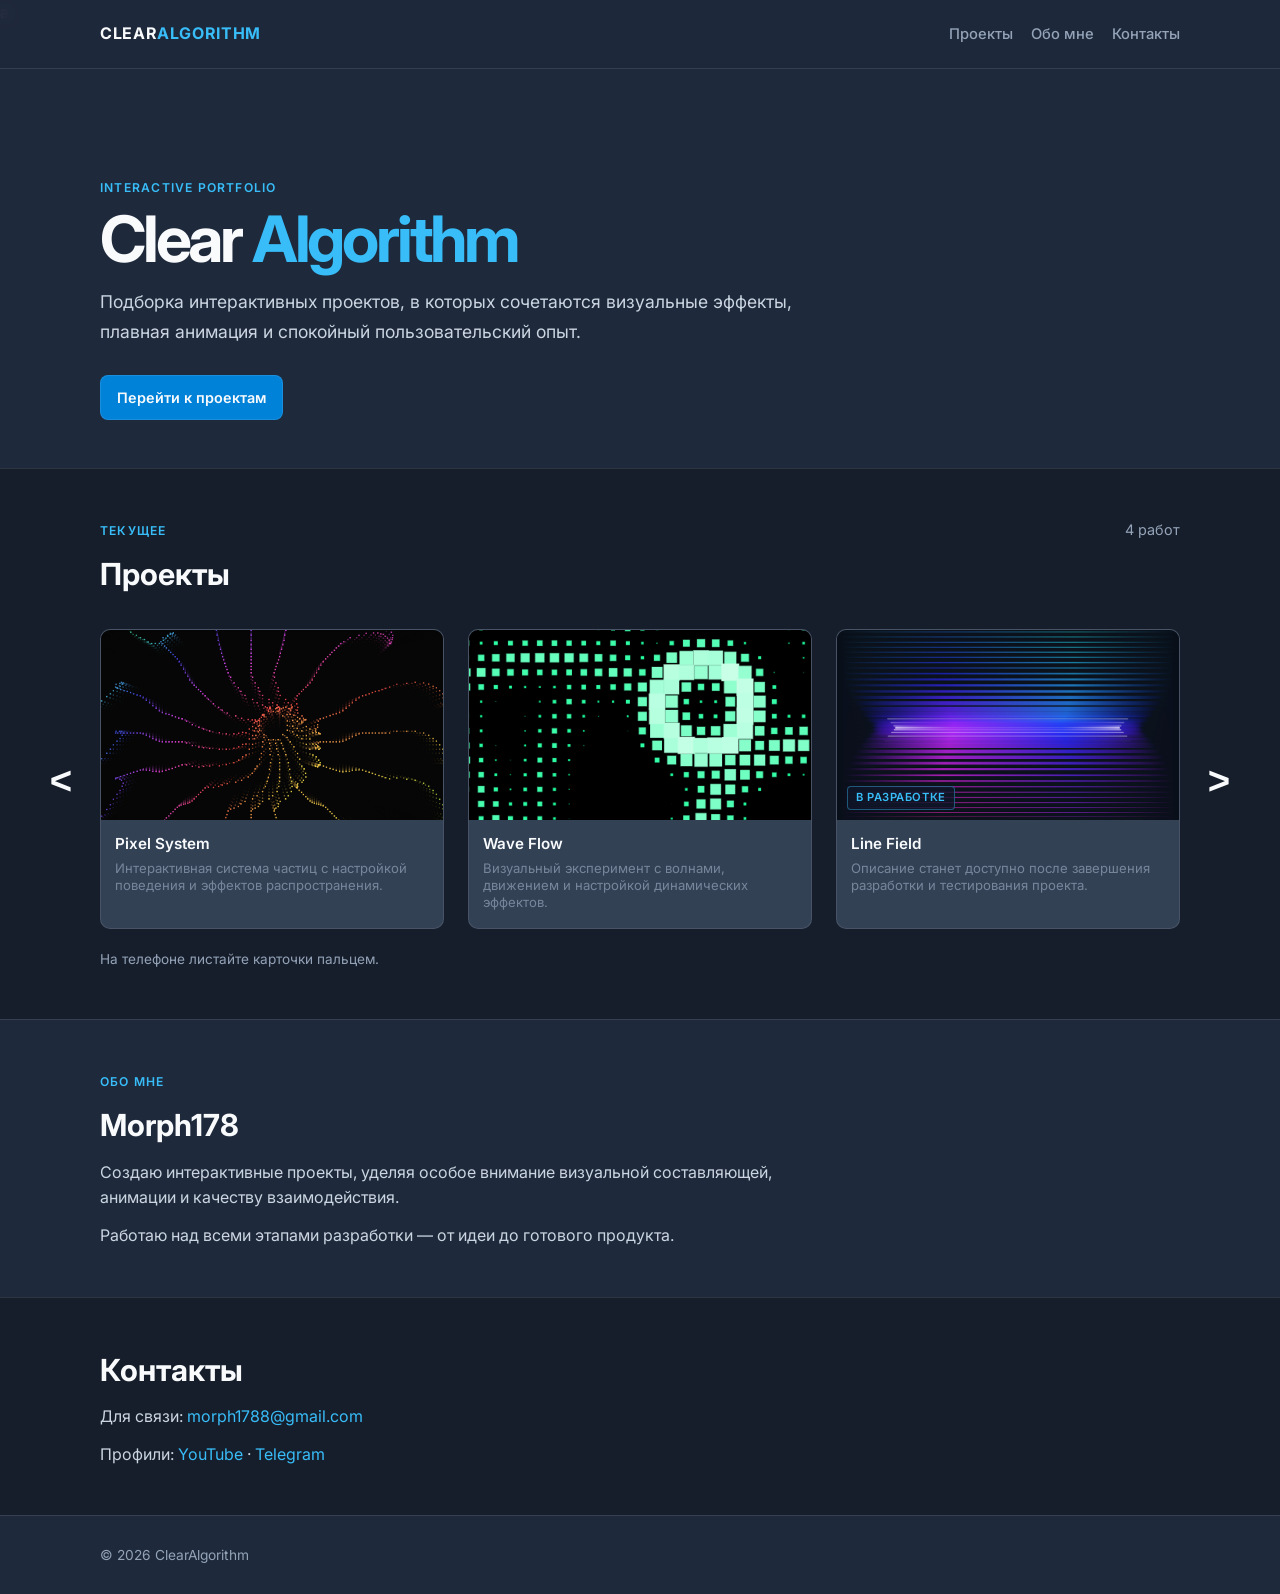
<file: index.html>
﻿<!DOCTYPE html>
<html lang="ru">

<head>
    <meta charset="UTF-8">
    <meta name="viewport" content="width=device-width, initial-scale=1.0">
    <meta name="description" content="Clear Algorithm — portfolio of game projects and prototypes.">
    <meta name="theme-color" content="#1e293b">

    <title>Clear Algorithm</title>
    <link rel="canonical" href="https://morphgames.com/">

    <meta property="og:type" content="website">
    <meta property="og:title" content="Clear Algorithm">
    <meta property="og:description" content="Игры и прототипы с короткими кейсами.">
    <meta property="og:url" content="https://morphgames.com/">
    <meta property="og:image"
        content="/index_page/img/preview.png">
    <type="image/svg+xml">

    <link rel="preconnect" href="https://fonts.googleapis.com">
    <link rel="preconnect" href="https://fonts.gstatic.com" crossorigin>
    <link href="https://fonts.googleapis.com/css2?family=Inter:wght@400;500;600;700&display=swap" rel="stylesheet">
    <link rel="stylesheet" href="./special_page/site.css">
</head>

<body>
    <a class="skip-link" href="#content">Перейти к содержимому</a>
a
    <header class="header">
        <div class="wrap">
            <a class="logo" href="#top">CLEAR<span>ALGORITHM</span></a>
            <nav aria-label="Навигация по странице">
                <ul class="nav">
                    <li><a href="#projects">Проекты</a></li>
                    <li><a href="#about">Обо мне</a></li>
                    <li><a href="#contact">Контакты</a></li>
                </ul>
            </nav>
        </div>
    </header>

    <main id="content">

        <section class="section hero" id="top" aria-labelledby="hero-title">
            <div class="wrap">
                <div class="hero-inner">
                    <span class="eyebrow">Interactive Portfolio</span>
                    <h1 id="hero-title" class="hero-title">Clear <span>Algorithm</span></h1>
                    <p class="lead hero-lead">
                        Подборка интерактивных проектов, в которых сочетаются визуальные эффекты,
                        плавная анимация и спокойный пользовательский опыт.
                    </p>
                    <div class="hero-actions">
                        <a class="btn" href="#projects">Перейти к проектам</a>
                    </div>
                </div>
            </div>
        </section>

        <section class="section section--soft" id="projects" aria-labelledby="projects-title">
            <div class="wrap">
                <div class="projects-header">
                    <div>
                        <span class="eyebrow">Текущее</span>
                        <h2 id="projects-title">Проекты</h2>
                    </div>
                    <p class="projects-count">4 работ</p>
                </div>

                <div class="slider">
                    <button type="button" class="slider-btn" id="prevBtn" aria-controls="track"
                        aria-label="Предыдущие проекты">&lt;</button>

                    <div class="projects-track" id="track" tabindex="0" role="region" aria-label="Лента проектов">

                        <a class="project" href="./pixel_system/pixelin.html">
                            <div class="project-media-wrap">
                                <img src="./special_page/img/pixelsystem.og.png" width="400" height="180" loading="lazy"
                                    decoding="async" alt="Скриншот проекта Pixel System">
                            </div>
                            <div class="project-body">
                                <span class="project-title">Pixel System</span>
                                <span class="project-desc">Интерактивная система частиц с настройкой поведения и эффектов распространения.</span>
                            </div>
                        </a>

                        <a class="project" href="./wave_flow/wavein.html">
                            <div class="project-media-wrap">
                                <img src="./special_page/img/waveflow.og.png" width="400" height="180" loading="lazy"
                                    decoding="async" alt="Скриншот проекта Wave Flow">
                            </div>
                            <div class="project-body">
                                <span class="project-title">Wave Flow</span>
                                <span class="project-desc">Визуальный эксперимент с волнами, движением и настройкой динамических эффектов.</span>
                            </div>
                        </a>

                        <a class="project" href="./line_field/linein.html">
                            <div class="project-media-wrap">
                                <img src="./special_page/img/linefield.og.png" width="400" height="180" loading="lazy"
                                    decoding="async" alt="Скриншот проекта Line Field">
                                <span class="project-badge">В разработке</span>
                            </div>
                            <div class="project-body">
                                <span class="project-title">Line Field</span>
                                <span class="project-desc">Описание станет доступно после завершения разработки и тестирования проекта.</span>
                            </div>
                        </a>

                        <a class="project" href="./ray_motion/rayin.html">
                            <div class="project-media-wrap">
                                <img src="./special_page/img/raymotion.og.png" width="400" height="180" loading="lazy"
                                    decoding="async" alt="Скриншот проекта Ray Motion">
                                <span class="project-badge">В разработке</span>
                            </div>
                            <div class="project-body">
                                <span class="project-title">Ray Motion</span>
                                <span class="project-desc">Описание станет доступно после завершения разработки и тестирования проекта.</span>
                            </div>
                        </a>

                        <div class="project project--teaser">
                            <div class="project-placeholder-visual">
                                <div class="lab-loader">
                                    <div class="shape shape-circle"></div>
                                    <div class="shape shape-square"></div>
                                    <div class="shape shape-plus"></div>
                                </div>
                                <span class="project-badge project-badge--next">Ожидание</span>
                            </div>
                            <div class="project-body">
                                <span class="project-title" style="color: var(--text-dim);">Ближайший проект</span>
                                <span class="project-desc">Новые игровые прототипы и кейсы будут добавляться в этот
                                    раздел по мере готовности.</span>
                            </div>
                        </div>

                    </div>

                    <button type="button" class="slider-btn" id="nextBtn" aria-controls="track"
                        aria-label="Следующие проекты">&gt;</button>
                </div>

                <p class="hint">На телефоне листайте карточки пальцем.</p>
            </div>
        </section>

        <section class="section" id="about" aria-labelledby="about-title">
            <div class="wrap">
                <span class="eyebrow">Обо мне</span>
                <h2 id="about-title">Morph178</h2>
                <div class="about-text">
                    <p>Создаю интерактивные проекты, уделяя особое внимание визуальной составляющей, анимации и качеству
                        взаимодействия.</p>
                    <p>Работаю над всеми этапами разработки — от идеи до готового продукта.</p>
                </div>
            </div>
        </section>

        <section class="section section--soft" id="contact" aria-labelledby="contact-title">
            <div class="wrap">
                <h2 id="contact-title">Контакты</h2>
                <div class="contact">
                    <p>Для связи: <a
                            href="mailto:morph1788@gmail.com?subject=Вопрос по проекту&body=Привет, Morph178, я по поводу твоего сайта...">morph1788@gmail.com</a>
                    </p>
                    <p>Профили: <a href="https://youtube.com/@morph278">YouTube</a> · <a href="https://t.me/Morph178"
                            target="_blank" rel="noopener noreferrer">Telegram</a></p>
                </div>
            </div>
        </section>
    </main>

    <footer class="footer">
        <div class="wrap">&copy; 2026 ClearAlgorithm</div>
    </footer>
    <script src="./special_page/site.js"></script>
</body>

</html>
</file>
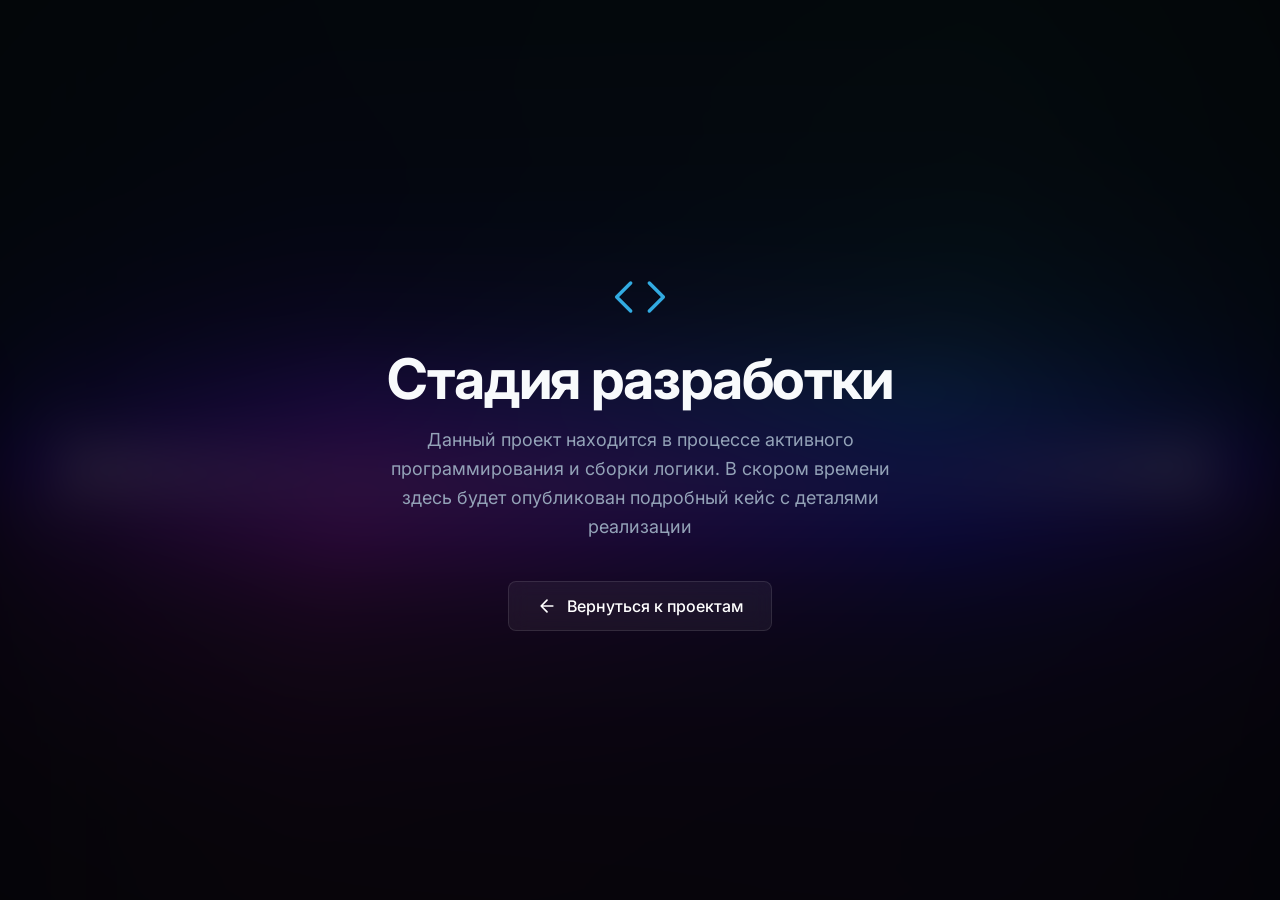
<file: line_field/linein.html>
<!DOCTYPE html>
<html lang="ru">
<head>
    <meta charset="UTF-8">
    <meta name="viewport" content="width=device-width, initial-scale=1.0">
    <meta name="theme-color" content="#0f172a">
    <title>Проект в разработке — DEV_LAB</title>
    
    <link rel="preconnect" href="https://fonts.googleapis.com">
    <link rel="preconnect" href="https://fonts.gstatic.com" crossorigin>
    <link href="https://fonts.googleapis.com/css2?family=Inter:wght@400;500;600;700&display=swap" rel="stylesheet">
    
    <style>
        body, html {
            margin: 0;
            padding: 0;
            /* Используем динамическую высоту для мобильных браузеров */
            min-height: 100dvh; 
            font-family: 'Inter', sans-serif;
            background-color: #0f172a;
            /* Убираем только горизонтальный скролл. Вертикальный появится только если экран экстремально мал */
            overflow-x: hidden; 
        }

        /* Слой с заблюренной картинкой */
        .dev-background {
            position: fixed; /* Фон зафиксирован при любом скролле */
            top: -10%; 
            left: -10%;
            width: 120%; 
            height: 120%;
            
            /* УКАЖИ ЗДЕСЬ ПУТЬ К КАРТИНКЕ ТЕКУЩЕГО ПРОЕКТА */
            background-image: url('../special_page/img/linefield.og.png'); 
            
            background-size: cover;
            background-position: center;
            filter: blur(25px) brightness(0.25); 
            z-index: 1;
            transform: translateZ(0); /* Аппаратное ускорение блюра для мобилок */
        }

        /* Контейнер с текстом поверх фона */
        .dev-content {
            position: relative;
            z-index: 2;
            display: flex;
            flex-direction: column;
            justify-content: center;
            align-items: center;
            min-height: 100dvh;
            text-align: center;
            color: #f8fafc;
            /* Отступы по бокам не дадут тексту прилипнуть к краям экрана на мобилках */
            padding: 20px 24px; 
            box-sizing: border-box;
        }

        .dev-icon {
            /* Иконка тоже масштабируется */
            width: clamp(40px, 8vw, 56px);
            height: clamp(40px, 8vw, 56px);
            margin-bottom: clamp(16px, 4vw, 24px);
            color: #38bdf8;
            opacity: 0.9;
        }

        .dev-title {
            /* Шрифт плавно меняется от 1.75rem на мобилках до 3.5rem на десктопе */
            font-size: clamp(1.75rem, 6vw, 3.5rem);
            font-weight: 700;
            margin: 0 0 16px 0;
            letter-spacing: -0.02em;
            line-height: 1.1;
        }

        .dev-desc {
            /* Описание плавно меняет размер */
            font-size: clamp(0.95rem, 3vw, 1.125rem);
            color: #94a3b8;
            max-width: 520px;
            line-height: 1.6;
            margin: 0 0 clamp(24px, 6vw, 40px) 0;
        }

        /* Стилизованная кнопка назад */
        .btn-back {
            display: inline-flex;
            align-items: center;
            gap: 10px;
            /* Умные отступы для кнопки (на мобилках чуть компактнее, но удобно для пальца) */
            padding: clamp(12px, 3vw, 14px) clamp(20px, 5vw, 28px);
            background: rgba(255, 255, 255, 0.05);
            border: 1px solid rgba(255, 255, 255, 0.1);
            color: #fff;
            text-decoration: none;
            border-radius: 8px;
            font-size: clamp(0.9rem, 2.5vw, 1rem);
            font-weight: 500;
            transition: all 0.3s ease;
            backdrop-filter: blur(10px);
            -webkit-backdrop-filter: blur(10px); /* Важно для iOS Safari */
        }

        .btn-back:hover {
            background: rgba(255, 255, 255, 0.1);
            border-color: rgba(255, 255, 255, 0.2);
            transform: translateY(-2px);
        }

        /* Легкая вибрация при нажатии на мобильных устройствах */
        .btn-back:active {
            transform: translateY(0);
        }
    </style>
</head>
<body>
    <div class="dev-background"></div>
    
    <main class="dev-content">
        <svg class="dev-icon" viewBox="0 0 24 24" fill="none" stroke="currentColor" stroke-width="1.5" stroke-linecap="round" stroke-linejoin="round">
            <polyline points="16 18 22 12 16 6"></polyline>
            <polyline points="8 6 2 12 8 18"></polyline>
        </svg>
        
        <h1 class="dev-title">Стадия разработки</h1>
        <p class="dev-desc">Данный проект находится в процессе активного программирования и сборки логики. В скором времени здесь будет опубликован подробный кейс с деталями реализации</p>
        
        <a href="../index.html" class="btn-back">
            <svg width="20" height="20" viewBox="0 0 24 24" fill="none" stroke="currentColor" stroke-width="2" stroke-linecap="round" stroke-linejoin="round"><path d="M19 12H5M12 19l-7-7 7-7"/></svg>
            Вернуться к проектам
        </a>
    </main>
</body>
</html>
</file>
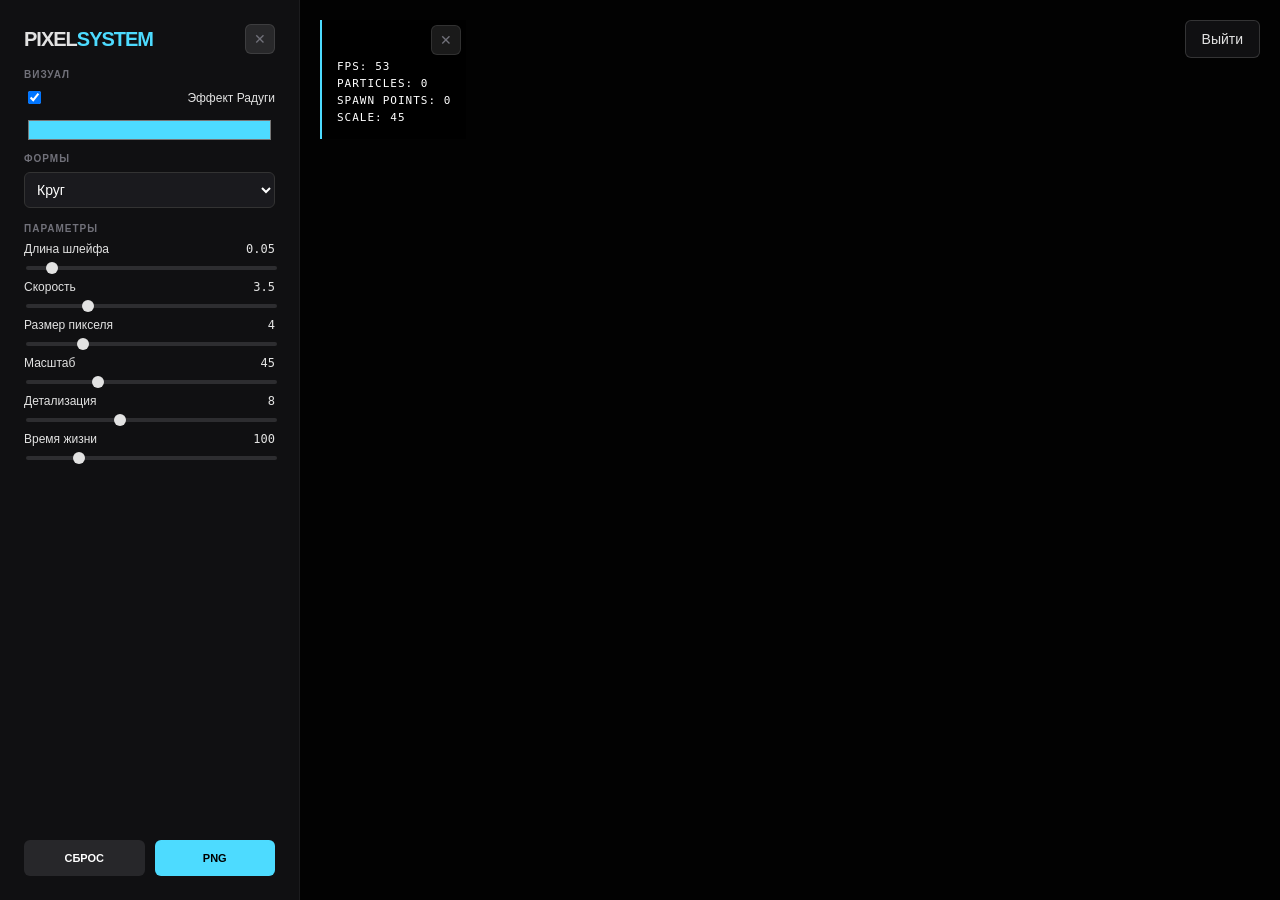
<file: pixel_system/pixel.html>
<!DOCTYPE html>
<html lang="ru">

<head>
    <meta charset="UTF-8">
    <meta name="viewport" content="width=device-width, initial-scale=1.0, maximum-scale=1.0, user-scalable=no">
    <title>Pixel System: Always Smooth</title>
    <link rel="stylesheet" href="pixel.css">
</head>

<body>
    <a href="../index.html" class="home-btn" title="На главную">Выйти</a>

    <button class="icon-btn btn-float" id="show-stats-btn" title="Показать информацию">i</button>
    <button class="icon-btn btn-float" id="open-controls-btn" title="Открыть настройки">⚙️</button>

    <div id="stats-overlay">
        <button class="icon-btn btn-close" id="hide-stats-btn" title="Скрыть">✕</button>
        <div class="stats-item">FPS: <span id="fps-val">0</span></div>
        <div class="stats-item">Particles: <span id="count-val">0</span></div>
        <div class="stats-item">Spawn Points: <span id="spawn-val">0</span></div>
        <div class="stats-item">Scale: <span id="scale-val">0</span></div>
    </div>

    <div id="controls">
        <div class="controls-header">
            <div style="font-weight: 900; font-size: 20px; letter-spacing: -1px;">PIXEL<span
                    style="color:var(--accent)">SYSTEM</span></div>
            <button class="icon-btn btn-close" id="close-controls-btn" title="Скрыть панель">✕</button>
        </div>

        <div class="group">
            <div class="group-title">Визуал</div>
            <label><input type="checkbox" id="rainbowMode" checked> Эффект Радуги</label>
            <input type="color" id="particleColor" value="#4ddbff">
            <div class="group-title">Формы</div>
            <select id="sPattern">
                <option value="circle_solid">Круг</option>
                <option value="square_outline">Квадрат</option>
            </select>
        </div>

        <div class="group">
            <div class="group-title">Параметры</div>
            <label>Длина шлейфа <span class="val" id="val-trailAlpha">0.05</span></label>
            <input type="range" id="trailAlpha" min="0.01" max="0.5" step="0.01" value="0.05">

            <label>Скорость <span class="val" id="val-speed">3.5</span></label>
            <input type="range" id="speed" min="0" max="15" step="0.1" value="3.5">

            <label>Размер пикселя <span class="val" id="val-pSize">4</span></label>
            <input type="range" id="pSize" min="1" max="15" value="4">

            <label>Масштаб <span class="val" id="val-spawnScale">45</span></label>
            <input type="range" id="spawnScale" min="5" max="150" value="45">

            <label>Детализация <span class="val" id="val-spawnDensity">8</span></label>
            <input type="range" id="spawnDensity" min="1" max="20" value="8">

            <label>Время жизни <span class="val" id="val-lifeSpan">100</span></label>
            <input type="range" id="lifeSpan" min="1" max="500" step="1" value="100">
        </div>

        <div class="btn-row">
            <button class="action-btn" id="clearBtn">СБРОС</button>
            <button class="action-btn" id="saveBtn">PNG</button>
        </div>
    </div>

    <div id="canvas-container">
        <canvas id="canvas"></canvas>
    </div>
</body>
<script src="pixel.js"></script>

</html>
</file>
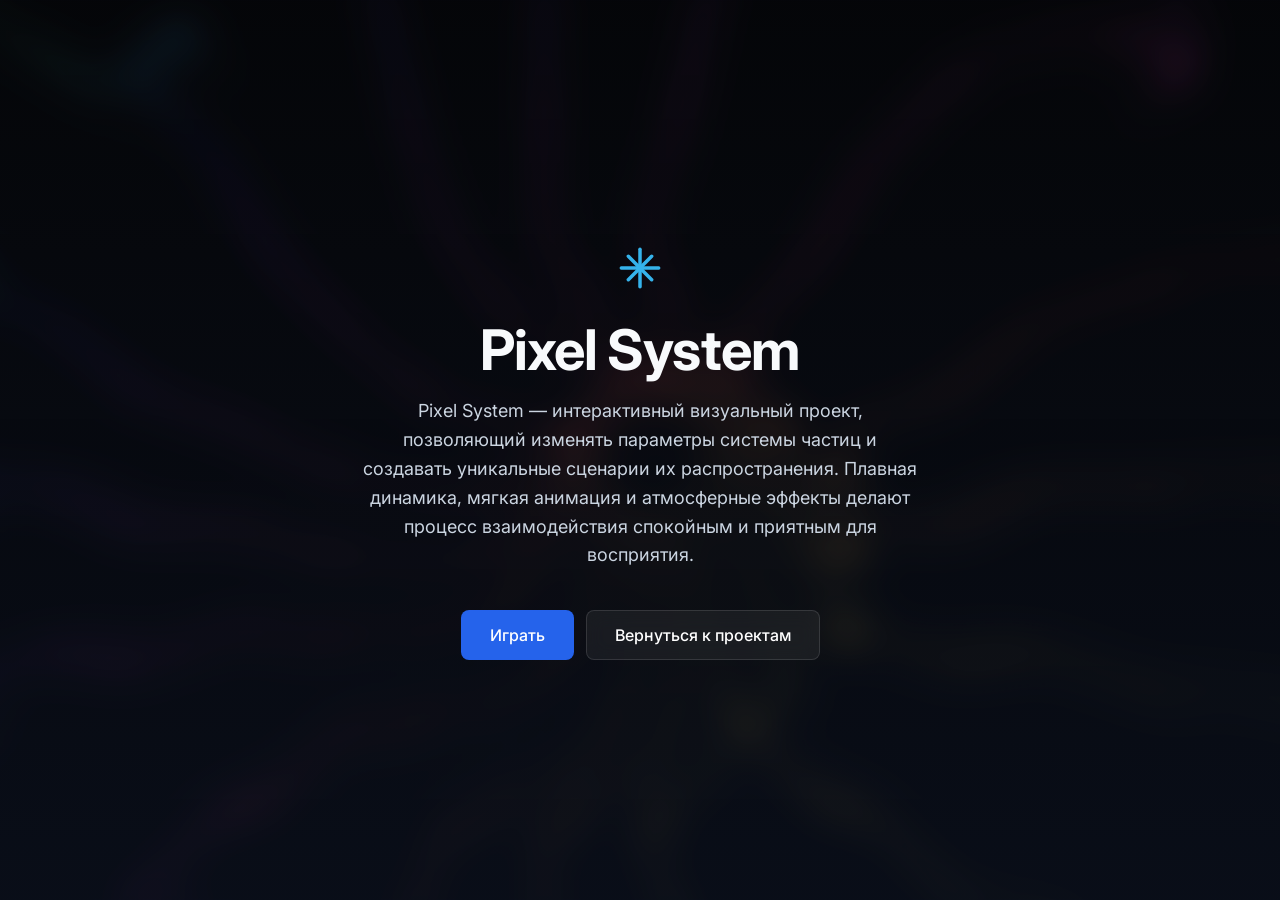
<file: pixel_system/pixelin.html>
<!DOCTYPE html>
<html lang="ru">
<head>
    <meta charset="UTF-8">
    <meta name="viewport" content="width=device-width, initial-scale=1.0">
    <meta name="theme-color" content="#0f172a">
    <title>Pixel System — Главное меню</title>

    <link rel="preconnect" href="https://fonts.googleapis.com">
    <link rel="preconnect" href="https://fonts.gstatic.com" crossorigin>
    <link href="https://fonts.googleapis.com/css2?family=Inter:wght@400;500;600;700&display=swap" rel="stylesheet">

    <style>
        body, html {
            margin: 0;
            padding: 0;
            min-height: 100dvh;
            font-family: 'Inter', sans-serif;
            background-color: #0f172a;
            overflow-x: hidden;
        }

        .dev-background {
            position: fixed;
            inset: 0;
            background-image: url('../special_page/img/pixelsystem.og.png'); /* поменяй путь на свою картинку */
            background-size: cover;
            background-position: center;
            background-repeat: no-repeat;
            filter: blur(18px) brightness(0.55) saturate(1.05);
            transform: scale(1.08);
            z-index: 1;
        }

        .dev-content {
            position: relative;
            z-index: 2;
            display: flex;
            flex-direction: column;
            justify-content: center;
            align-items: center;
            min-height: 100dvh;
            text-align: center;
            color: #f8fafc;
            padding: 20px 24px;
            box-sizing: border-box;
            background: linear-gradient(
                to bottom,
                rgba(15, 23, 42, 0.15),
                rgba(15, 23, 42, 0.55)
            );
        }

        .dev-icon {
            width: clamp(40px, 8vw, 56px);
            height: clamp(40px, 8vw, 56px);
            margin-bottom: clamp(16px, 4vw, 24px);
            color: #38bdf8;
            opacity: 0.95;
        }

        .dev-title {
            font-size: clamp(1.75rem, 6vw, 3.5rem);
            font-weight: 700;
            margin: 0 0 16px 0;
            letter-spacing: -0.02em;
            line-height: 1.1;
        }

        .dev-desc {
            font-size: clamp(0.95rem, 3vw, 1.125rem);
            color: #cbd5e1;
            max-width: 560px;
            line-height: 1.6;
            margin: 0 0 clamp(24px, 6vw, 40px) 0;
        }

        .actions {
            display: flex;
            flex-wrap: wrap;
            justify-content: center;
            gap: 12px;
        }

        .btn-play,
        .btn-back {
            display: inline-flex;
            align-items: center;
            gap: 10px;
            padding: clamp(12px, 3vw, 14px) clamp(20px, 5vw, 28px);
            text-decoration: none;
            border-radius: 8px;
            font-size: clamp(0.9rem, 2.5vw, 1rem);
            font-weight: 500;
            transition: all 0.3s ease;
            backdrop-filter: blur(10px);
            -webkit-backdrop-filter: blur(10px);
        }

        .btn-play {
            background: #2563eb;
            border: 1px solid rgba(37, 99, 235, 0.7);
            color: #fff;
        }

        .btn-play:hover {
            background: #3b82f6;
            transform: translateY(-2px);
        }

        .btn-back {
            background: rgba(255, 255, 255, 0.06);
            border: 1px solid rgba(255, 255, 255, 0.12);
            color: #fff;
        }

        .btn-back:hover {
            background: rgba(255, 255, 255, 0.12);
            border-color: rgba(255, 255, 255, 0.22);
            transform: translateY(-2px);
        }

        .btn-play:active,
        .btn-back:active {
            transform: translateY(0);
        }

        @media (max-width: 560px) {
            .actions {
                width: 100%;
            }

            .btn-play,
            .btn-back {
                width: 100%;
                justify-content: center;
            }
        }
    </style>
</head>
<body>
    <div class="dev-background"></div>

    <main class="dev-content">
        <svg class="dev-icon" viewBox="0 0 24 24" fill="none" stroke="currentColor" stroke-width="1.5" stroke-linecap="round" stroke-linejoin="round">
            <path d="M4 12h16"></path>
            <path d="M12 4v16"></path>
            <path d="M7 7l10 10"></path>
            <path d="M17 7L7 17"></path>
        </svg>

        <h1 class="dev-title">Pixel System</h1>

        <p class="dev-desc">
          Pixel System — интерактивный визуальный проект, позволяющий изменять параметры системы частиц и создавать уникальные сценарии их распространения. Плавная динамика, мягкая анимация и атмосферные эффекты делают процесс взаимодействия спокойным и приятным для восприятия.
            </p>

        <div class="actions">
            <a href="pixel.html" class="btn-play">
                Играть
            </a>

            <a href="../index.html" class="btn-back">
                Вернуться к проектам
            </a>
        </div>
    </main>
</body>
</html>
</file>
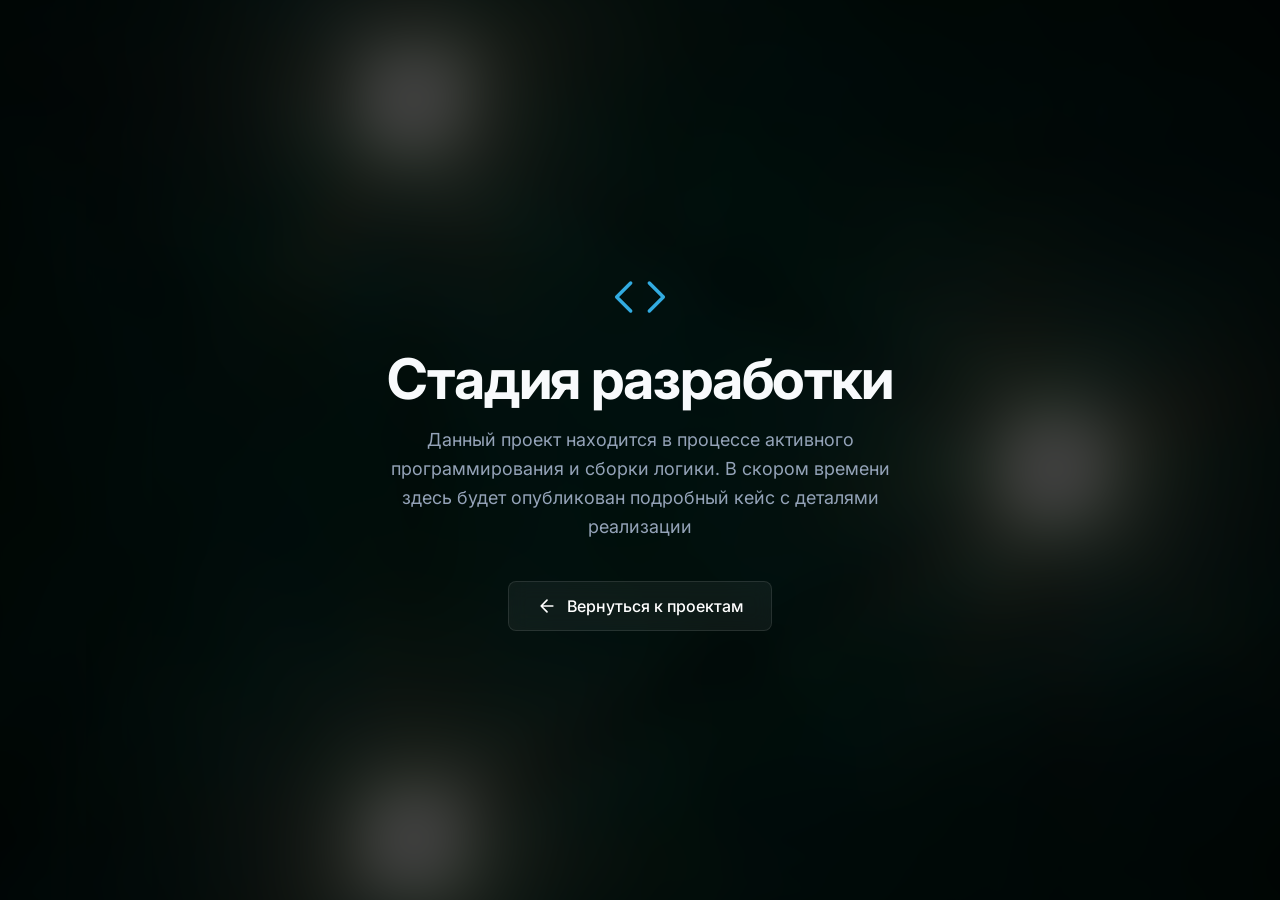
<file: ray_motion/rayin.html>
<!DOCTYPE html>
<html lang="ru">
<head>
    <meta charset="UTF-8">
    <meta name="viewport" content="width=device-width, initial-scale=1.0">
    <meta name="theme-color" content="#0f172a">
    <title>Проект в разработке — DEV_LAB</title>
    
    <link rel="preconnect" href="https://fonts.googleapis.com">
    <link rel="preconnect" href="https://fonts.gstatic.com" crossorigin>
    <link href="https://fonts.googleapis.com/css2?family=Inter:wght@400;500;600;700&display=swap" rel="stylesheet">
    
    <style>
        body, html {
            margin: 0;
            padding: 0;
            /* Используем динамическую высоту для мобильных браузеров */
            min-height: 100dvh; 
            font-family: 'Inter', sans-serif;
            background-color: #0f172a;
            /* Убираем только горизонтальный скролл. Вертикальный появится только если экран экстремально мал */
            overflow-x: hidden; 
        }

        /* Слой с заблюренной картинкой */
        .dev-background {
            position: fixed; /* Фон зафиксирован при любом скролле */
            top: -10%; 
            left: -10%;
            width: 120%; 
            height: 120%;
            
            /* УКАЖИ ЗДЕСЬ ПУТЬ К КАРТИНКЕ ТЕКУЩЕГО ПРОЕКТА */
            background-image: url('../special_page/img/raymotion.og.png'); 
            
            background-size: cover;
            background-position: center;
            filter: blur(25px) brightness(0.25); 
            z-index: 1;
            transform: translateZ(0); /* Аппаратное ускорение блюра для мобилок */
        }

        /* Контейнер с текстом поверх фона */
        .dev-content {
            position: relative;
            z-index: 2;
            display: flex;
            flex-direction: column;
            justify-content: center;
            align-items: center;
            min-height: 100dvh;
            text-align: center;
            color: #f8fafc;
            /* Отступы по бокам не дадут тексту прилипнуть к краям экрана на мобилках */
            padding: 20px 24px; 
            box-sizing: border-box;
        }

        .dev-icon {
            /* Иконка тоже масштабируется */
            width: clamp(40px, 8vw, 56px);
            height: clamp(40px, 8vw, 56px);
            margin-bottom: clamp(16px, 4vw, 24px);
            color: #38bdf8;
            opacity: 0.9;
        }

        .dev-title {
            /* Шрифт плавно меняется от 1.75rem на мобилках до 3.5rem на десктопе */
            font-size: clamp(1.75rem, 6vw, 3.5rem);
            font-weight: 700;
            margin: 0 0 16px 0;
            letter-spacing: -0.02em;
            line-height: 1.1;
        }

        .dev-desc {
            /* Описание плавно меняет размер */
            font-size: clamp(0.95rem, 3vw, 1.125rem);
            color: #94a3b8;
            max-width: 520px;
            line-height: 1.6;
            margin: 0 0 clamp(24px, 6vw, 40px) 0;
        }

        /* Стилизованная кнопка назад */
        .btn-back {
            display: inline-flex;
            align-items: center;
            gap: 10px;
            /* Умные отступы для кнопки (на мобилках чуть компактнее, но удобно для пальца) */
            padding: clamp(12px, 3vw, 14px) clamp(20px, 5vw, 28px);
            background: rgba(255, 255, 255, 0.05);
            border: 1px solid rgba(255, 255, 255, 0.1);
            color: #fff;
            text-decoration: none;
            border-radius: 8px;
            font-size: clamp(0.9rem, 2.5vw, 1rem);
            font-weight: 500;
            transition: all 0.3s ease;
            backdrop-filter: blur(10px);
            -webkit-backdrop-filter: blur(10px); /* Важно для iOS Safari */
        }

        .btn-back:hover {
            background: rgba(255, 255, 255, 0.1);
            border-color: rgba(255, 255, 255, 0.2);
            transform: translateY(-2px);
        }

        /* Легкая вибрация при нажатии на мобильных устройствах */
        .btn-back:active {
            transform: translateY(0);
        }
    </style>
</head>
<body>
    <div class="dev-background"></div>
    
    <main class="dev-content">
        <svg class="dev-icon" viewBox="0 0 24 24" fill="none" stroke="currentColor" stroke-width="1.5" stroke-linecap="round" stroke-linejoin="round">
            <polyline points="16 18 22 12 16 6"></polyline>
            <polyline points="8 6 2 12 8 18"></polyline>
        </svg>
        
        <h1 class="dev-title">Стадия разработки</h1>
        <p class="dev-desc">Данный проект находится в процессе активного программирования и сборки логики. В скором времени здесь будет опубликован подробный кейс с деталями реализации</p>
        
        <a href="../index.html" class="btn-back">
            <svg width="20" height="20" viewBox="0 0 24 24" fill="none" stroke="currentColor" stroke-width="2" stroke-linecap="round" stroke-linejoin="round"><path d="M19 12H5M12 19l-7-7 7-7"/></svg>
            Вернуться к проектам
        </a>
    </main>
</body>
</html>
</file>
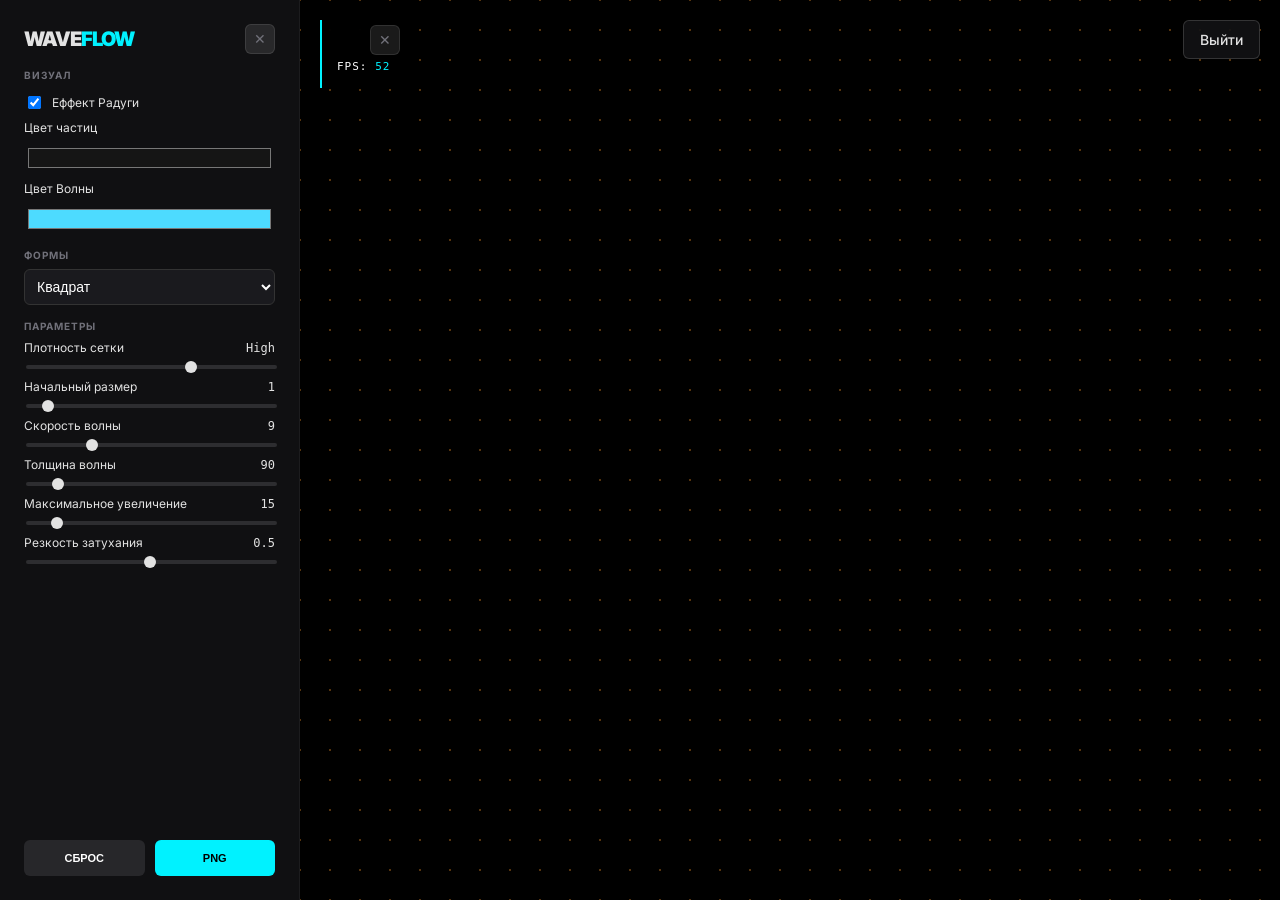
<file: wave_flow/wave.html>
<!DOCTYPE html>
<html lang="ru">

<head>
    <meta charset="UTF-8">
    <meta name="viewport" content="width=device-width, initial-scale=1.0, maximum-scale=1.0, user-scalable=no">
    <title>Wave Flow</title>
    <link rel="preconnect" href="https://fonts.googleapis.com">
    <link rel="preconnect" href="https://fonts.gstatic.com" crossorigin>
    <link href="https://fonts.googleapis.com/css2?family=Inter:wght@400;500;600;700&display=swap" rel="stylesheet">
    <link rel="stylesheet" href="./wave.css">
</head>

<body>
    <a href="../index.html" class="home-btn" title="На главную">Выйти</a>

    <button class="icon-btn btn-float" id="open-controls-btn" title="Открыть настройки">⚙️</button>

    <div id="controls">
        <div class="controls-header">
            <div class="logo">WAVE<span>FLOW</span></div>
            <button class="icon-btn btn-close" id="close-controls-btn" title="Скрыть панель">✕</button>
        </div>

        <div class="group">
            <div class="group-title">Визуал</div>
            <label class="checkbox-label"><input type="checkbox" id="isRainbow"> Еффект Радуги</label>
            <label>Цвет частиц</label>
            <input type="color" id="baseColor">
            <label>Цвет Волны</label>
            <input type="color" id="activeColor">
        </div>

        <div class="group">
            <div class="group-title">Формы</div>
            <select id="shape-select">
                <option value="circle">Круг</option>
                <option value="square">Квадрат</option>
            </select>
        </div>

        <div class="group">
            <div class="group-title">Параметры</div>
            <label>Плотность сетки <span class="val" id="v-density"></span></label>
            <input type="range" id="density" min="15" max="60" step="5">

            <label>Начальный размер <span class="val" id="v-baseRadius">0</span></label>
            <input type="range" id="baseRadius" min="0" max="15">

            <label>Скорость волны <span class="val" id="v-waveSpeed">0</span></label>
            <input type="range" id="waveSpeed" min="2" max="30">

            <label>Толщина волны <span class="val" id="v-triggerRadius">0</span></label>
            <input type="range" id="triggerRadius" min="40" max="500">

            <label>Максимальное увеличение <span class="val" id="v-maxGrowth">0</span></label>
            <input type="range" id="maxGrowth" min="5" max="100">

            <label>Резкость затухания <span class="val" id="v-sharpness">0</span></label>
            <input type="range" id="sharpness" min="0.01" max="1.0" step="0.01">
        </div>

        <div class="btn-row">
            <button class="action-btn" id="resetBtn">СБРОС</button>
            <button class="action-btn" id="saveBtn">PNG</button>
        </div>
    </div>

    <div id="canvas-container">
        <button class="icon-btn btn-float" id="show-stats-btn" title="Показать информацию">i</button>

        <div id="stats-overlay">
            <button class="icon-btn btn-close" id="hide-stats-btn" title="Скрыть">✕</button>
            <div class="stats-item">FPS: <span id="fps-val">0</span></div>
        </div>

        <canvas id="canvas"></canvas>
    </div>

    <script src="./wave.js"></script>
</body>

</html>
</file>
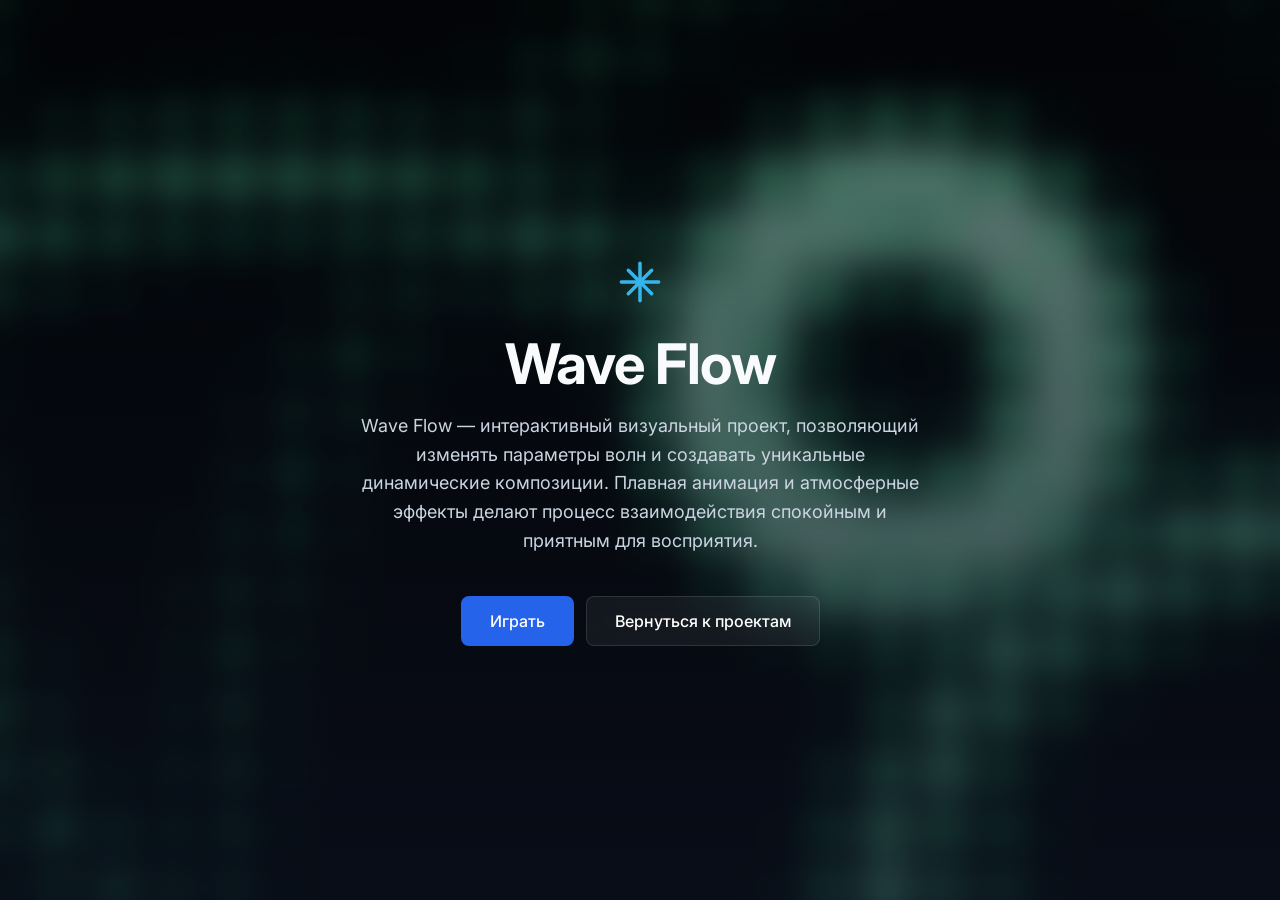
<file: wave_flow/wavein.html>
<!DOCTYPE html>
<html lang="ru">

<head>
    <meta charset="UTF-8">
    <meta name="viewport" content="width=device-width, initial-scale=1.0">
    <meta name="theme-color" content="#0f172a">
    <title>Wave Flow — Главное меню</title>

    <link rel="preconnect" href="https://fonts.googleapis.com">
    <link rel="preconnect" href="https://fonts.gstatic.com" crossorigin>
    <link href="https://fonts.googleapis.com/css2?family=Inter:wght@400;500;600;700&display=swap" rel="stylesheet">

    <style>
        body,
        html {
            margin: 0;
            padding: 0;
            min-height: 100dvh;
            font-family: 'Inter', sans-serif;
            background-color: #0f172a;
            overflow-x: hidden;
        }

        .dev-background {
            position: fixed;
            inset: 0;
            background-image: url('../special_page/img/waveflow.og.png');
            /* поменяй путь на свою картинку */
            background-size: cover;
            background-position: center;
            background-repeat: no-repeat;
            filter: blur(18px) brightness(0.55) saturate(1.05);
            transform: scale(1.08);
            z-index: 1;
        }

        .dev-content {
            position: relative;
            z-index: 2;
            display: flex;
            flex-direction: column;
            justify-content: center;
            align-items: center;
            min-height: 100dvh;
            text-align: center;
            color: #f8fafc;
            padding: 20px 24px;
            box-sizing: border-box;
            background: linear-gradient(to bottom,
                    rgba(15, 23, 42, 0.15),
                    rgba(15, 23, 42, 0.55));
        }

        .dev-icon {
            width: clamp(40px, 8vw, 56px);
            height: clamp(40px, 8vw, 56px);
            margin-bottom: clamp(16px, 4vw, 24px);
            color: #38bdf8;
            opacity: 0.95;
        }

        .dev-title {
            font-size: clamp(1.75rem, 6vw, 3.5rem);
            font-weight: 700;
            margin: 0 0 16px 0;
            letter-spacing: -0.02em;
            line-height: 1.1;
        }

        .dev-desc {
            font-size: clamp(0.95rem, 3vw, 1.125rem);
            color: #cbd5e1;
            max-width: 560px;
            line-height: 1.6;
            margin: 0 0 clamp(24px, 6vw, 40px) 0;
        }

        .actions {
            display: flex;
            flex-wrap: wrap;
            justify-content: center;
            gap: 12px;
        }

        .btn-play,
        .btn-back {
            display: inline-flex;
            align-items: center;
            gap: 10px;
            padding: clamp(12px, 3vw, 14px) clamp(20px, 5vw, 28px);
            text-decoration: none;
            border-radius: 8px;
            font-size: clamp(0.9rem, 2.5vw, 1rem);
            font-weight: 500;
            transition: all 0.3s ease;
            backdrop-filter: blur(10px);
            -webkit-backdrop-filter: blur(10px);
        }

        .btn-play {
            background: #2563eb;
            border: 1px solid rgba(37, 99, 235, 0.7);
            color: #fff;
        }

        .btn-play:hover {
            background: #3b82f6;
            transform: translateY(-2px);
        }

        .btn-back {
            background: rgba(255, 255, 255, 0.06);
            border: 1px solid rgba(255, 255, 255, 0.12);
            color: #fff;
        }

        .btn-back:hover {
            background: rgba(255, 255, 255, 0.12);
            border-color: rgba(255, 255, 255, 0.22);
            transform: translateY(-2px);
        }

        .btn-play:active,
        .btn-back:active {
            transform: translateY(0);
        }

        @media (max-width: 560px) {
            .actions {
                width: 100%;
            }

            .btn-play,
            .btn-back {
                width: 100%;
                justify-content: center;
            }
        }
    </style>
</head>

<body>
    <div class="dev-background"></div>

    <main class="dev-content">
        <svg class="dev-icon" viewBox="0 0 24 24" fill="none" stroke="currentColor" stroke-width="1.5"
            stroke-linecap="round" stroke-linejoin="round">
            <path d="M4 12h16"></path>
            <path d="M12 4v16"></path>
            <path d="M7 7l10 10"></path>
            <path d="M17 7L7 17"></path>
        </svg>

        <h1 class="dev-title">Wave Flow</h1>

        <p class="dev-desc">
            Wave Flow — интерактивный визуальный проект, позволяющий изменять параметры волн и создавать уникальные
            динамические композиции. Плавная анимация и атмосферные эффекты делают процесс взаимодействия спокойным и
            приятным для восприятия.
        </p>

        <div class="actions">
            <a href="wave.html" class="btn-play">
                Играть
            </a>

            <a href="../index.html" class="btn-back">
                Вернуться к проектам
            </a>
        </div>
    </main>
</body>

</html>
</file>
<file: special_page/site.css>
/* ==========================================================================
   1. ПЕРЕМЕННЫЕ И НАСТРОЙКИ (:root)
   ========================================================================== */
:root {
    --bg-body: #1e293b;
    --bg-section: #161e2b;
    --bg-surface: #334155;
    --text-main: #f8fafc;
    --text-muted: #cbd5e1;
    --text-dim: #94a3b8;
    --border: rgba(255, 255, 255, 0.1);
    --accent: #38bdf8;
    --focus: 2px solid var(--accent);
    --max: 1120px;
    --gap: 24px;
    --nav-h: 68px;
}

/* ==========================================================================
   2. СБРОС СТИЛЕЙ И БАЗОВЫЕ ЭЛЕМЕНТЫ (Глобальные стили)
   ========================================================================== */
* {
    box-sizing: border-box;
    margin: 0;
    padding: 0;
}

html {
    scroll-behavior: smooth;
}

body {
    font-family: "Inter", system-ui, sans-serif;
    background: var(--bg-body);
    color: var(--text-main);
    line-height: 1.6;
    overflow-x: hidden;
}

/* Доступность и фокусы */
a:focus-visible,
button:focus-visible {
    outline: var(--focus);
    outline-offset: 3px;
}

.skip-link {
    position: absolute;
    left: 12px;
    top: 12px;
    transform: translateY(-160%);
    background: #0f172a;
    border: 1px solid var(--border);
    border-radius: 8px;
    color: var(--text-main);
    padding: 10px 14px;
    text-decoration: none;
    z-index: 2000;
    transition: transform 0.2s ease;
}

.skip-link:focus-visible {
    transform: translateY(0);
}

/* Общий контейнер-ограничитель */
.wrap {
    max-width: var(--max);
    margin: 0 auto;
    padding: 0 20px;
}

/* Секции */
main {
    padding-top: calc(var(--nav-h) + 8px);
}

.section {
    padding: 48px 0;
    border-top: 1px solid var(--border);
}

.section--soft {
    background: var(--bg-section);
}

/* Типографика */
h1 {
    font-size: clamp(2rem, 5vw, 2.8rem);
    line-height: 1.15;
    margin-bottom: 14px;
}

h2 {
    font-size: clamp(1.4rem, 3vw, 1.9rem);
    margin-bottom: 10px;
}

.eyebrow {
    display: inline-block;
    margin-bottom: 10px;
    color: var(--accent);
    font-size: 0.76rem;
    text-transform: uppercase;
    letter-spacing: 0.1em;
    font-weight: 600;
}

/* Кнопки */
.btn {
    display: inline-flex;
    align-items: center;
    padding: 10px 16px;
    border: 1px solid var(--border);
    border-radius: 8px;
    background: rgb(0, 130, 217);
    color: var(--text-main);
    text-decoration: none;
    font-size: 0.9rem;
    font-weight: 600;
    transition: border-color 0.2s, color 0.2s;
}

.btn:hover {
    border-color: var(--accent);
    color: var(--accent);
}

/* ==========================================================================
   3. ШАПКА САЙТА (Header & Navigation)
   ========================================================================== */
.header {
    position: fixed;
    inset: 0 0 auto;
    width: 100%;
    z-index: 1000;
    background: rgba(30, 41, 59, 0.94);
    border-bottom: 1px solid var(--border);
    backdrop-filter: blur(6px);
}

.header .wrap {
    min-height: var(--nav-h);
    display: flex;
    align-items: center;
    justify-content: space-between;
    gap: 18px;
}

.logo {
    color: var(--text-main);
    text-decoration: none;
    font-weight: 700;
    letter-spacing: 0.04em;
}

.logo span {
    color: var(--accent);
}

.nav {
    display: flex;
    gap: 18px;
    list-style: none;
    flex-wrap: wrap;
}

.nav a {
    color: var(--text-dim);
    text-decoration: none;
    font-size: 0.92rem;
    font-weight: 500;
    transition: color 0.2s;
}

.nav a:hover {
    color: var(--accent);
}

.hero {
    padding: 72px 0 48px;
    border-top: none;
}

.hero-inner {
    max-width: 900px;
}

.hero-title {
    font-size: clamp(2.8em, 5vw, 4rem);
    line-height: 1;
    letter-spacing: -0.05em;
    margin-bottom: 16px;
}

.hero-title span {
    color: var(--accent);
}

.hero-lead {
    max-width: 65ch;
    color: var(--text-muted);
    font-size: clamp(1rem, 2vw, 1.1rem);
    line-height: 1.7;
    margin-bottom: 28px;
}

.hero-actions {
    display: flex;
    flex-wrap: wrap;
    gap: 12px;
}

.about-text {
    max-width: 74ch;
    color: var(--text-muted);
    display: grid;
    gap: 12px;
}

/* ==========================================================================
   5. СЛАЙДЕР И КАРТОЧКИ ПРОЕКТОВ
   ========================================================================== */
.projects-header {
    display: flex;
    justify-content: space-between;
    align-items: baseline;
    gap: 12px;
    flex-wrap: wrap;
    margin-bottom: 16px;
}

.projects-count {
    color: var(--text-dim);
    font-size: 0.9rem;
}

.slider {
    position: relative;
}

/* Трек слайдера */
.projects-track {
    display: flex;
    gap: var(--gap);
    overflow-x: auto;
    scrollbar-width: none;
    -ms-overflow-style: none;
    scroll-snap-type: x mandatory;
    padding: 4px 0 8px;
}

.projects-track::-webkit-scrollbar {
    display: none;
}

/* СТРОГО одинаковые карточки проекта */
.project {
    display: flex;
    flex-direction: column;
    flex: 0 0 calc((100% - var(--gap) * 2) / 3);
    min-width: 280px;
    min-height: 300px;
    height: auto;
    scroll-snap-align: start;
    background: var(--bg-surface);
    border: 1px solid var(--border);
    border-radius: 10px;
    overflow: hidden;
    text-decoration: none;
    color: inherit;
    transition: border-color 0.2s, transform 0.2s, opacity 0.2s;
}

.project:not(.project--teaser):hover {
    border-color: rgba(255, 255, 255, 0.3);
}

/* Оболочка для медиа */
.project-media-wrap {
    position: relative;
    width: 100%;
    height: 190px;
}

.project-media-wrap img,
.project-media-wrap video {
    width: 100%;
    height: 100%;
    object-fit: cover;
    display: block;
    background: #0f172a;
}

.project-body {
    padding: 12px 14px;
    display: flex;
    flex-direction: column;
    gap: 4px;
}

.project-title {
    display: block;
    font-weight: 600;
    font-size: 0.95rem;
    color: var(--text-main);
}

.project-desc {
    color: var(--text-dim);
    font-size: 0.82rem;
    line-height: 1.3;
    opacity: 0.7;
}

/* Маленькая карточка-плашка */
.project-badge {
    position: absolute;
    left: 10px;
    bottom: 10px;
    padding: 2px 8px;
    background: rgba(15, 23, 42, 0.75);
    border: 1px solid rgba(56, 189, 248, 0.4);
    border-radius: 4px;
    color: var(--accent);
    font-size: 0.7rem;
    font-weight: 600;
    text-transform: uppercase;
    letter-spacing: 0.05em;
    pointer-events: none;
    width: fit-content;
}

/* --- КАРТОЧКА-ТИЗЕР (Анонс) --- */
.project--teaser {
    opacity: 0.65;
    border: 1px dashed rgba(56, 189, 248, 0.3);
    background: linear-gradient(135deg, rgba(15, 23, 42, 0.6), rgba(30, 41, 59, 0.4));
    cursor: default;
}

.project--teaser:hover {
    opacity: 1;
    border-color: rgba(56, 189, 248, 0.6);
}

.project-placeholder-visual {
    height: 190px;
    display: flex;
    align-items: center;
    justify-content: center;
    background: rgba(15, 23, 42, 0.3);
    border-bottom: 1px dashed rgba(56, 189, 248, 0.2);
    position: relative;
    overflow: hidden;
}

/* --- Анимация загрузки: Круг, Квадрат, Плюс --- */
.lab-loader {
    display: flex;
    align-items: center;
    justify-content: center;
    gap: 16px;
}

.shape {
    width: 14px;
    height: 14px;
    box-sizing: border-box;
    border: 2px solid var(--text-dim);
    opacity: 0.3;
    animation: shapePulse 1.5s infinite ease-in-out;
}

.shape-circle {
    border-radius: 50%;
    animation-delay: 0s;
}

.shape-square {
    border-radius: 3px;
    animation-delay: 0.2s;
}

.shape-plus {
    border: none;
    position: relative;
    animation: plusPulse 1.5s infinite ease-in-out;
    animation-delay: 0.4s;
}

.shape-plus::before,
.shape-plus::after {
    content: "";
    position: absolute;
    background-color: var(--text-dim);
    top: 50%;
    left: 50%;
    transform: translate(-50%, -50%);
    animation: plusColor 1.5s infinite ease-in-out;
    animation-delay: 0.4s;
}

.shape-plus::before {
    width: 16px;
    height: 2px;
}

.shape-plus::after {
    width: 2px;
    height: 16px;
}

@keyframes shapePulse {

    0%,
    100% {
        opacity: 0.3;
        transform: translateY(0) scale(1);
        border-color: var(--text-dim);
        box-shadow: 0 0 0 rgba(56, 189, 248, 0);
    }

    50% {
        opacity: 1;
        transform: translateY(-5px) scale(1.1);
        border-color: var(--accent);
        box-shadow: 0 0 10px rgba(56, 189, 248, 0.4);
    }
}

@keyframes plusPulse {

    0%,
    100% {
        opacity: 0.3;
        transform: translateY(0) scale(1);
        filter: drop-shadow(0 0 0 rgba(56, 189, 248, 0));
    }

    50% {
        opacity: 1;
        transform: translateY(-5px) scale(1.1);
        filter: drop-shadow(0 0 8px rgba(56, 189, 248, 0.6));
    }
}

@keyframes plusColor {

    0%,
    100% {
        background-color: var(--text-dim);
    }

    50% {
        background-color: var(--accent);
    }
}

.project-badge--next {
    background-color: rgba(15, 23, 42, 0.8) !important;
    color: var(--accent) !important;
    border: 1px solid rgba(56, 189, 248, 0.3) !important;
}

/* Кнопки навигации слайдера */
.slider-btn {
    position: absolute;
    top: 50%;
    transform: translateY(-50%);
    width: 34px;
    height: 84px;
    padding: 0;
    border-radius: 0;
    border: none;
    background: transparent;
    color: var(--text-main);
    cursor: pointer;
    display: flex;
    align-items: center;
    justify-content: center;
    font-size: 2.4rem;
    font-weight: 700;
    line-height: 1;
    box-shadow: none;
    transition: color 0.2s, transform 0.2s;
}

.slider-btn:hover {
    transform: translateY(-50%);
}

#prevBtn {
    left: -56px;
}

#nextBtn {
    right: -56px;
}

.hint {
    margin-top: 12px;
    color: var(--text-dim);
    font-size: 0.85rem;
}

/* ==========================================================================
   6. КОНТАКТЫ И ПОДВАЛ (Footer)
   ========================================================================== */
.contact {
    display: grid;
    gap: 12px;
    color: var(--text-muted);
}

.contact a {
    color: var(--accent);
    text-decoration: none;
}

.contact a:hover {
    text-decoration: underline;
}

.footer {
    border-top: 1px solid var(--border);
    padding: 28px 0;
    color: var(--text-dim);
    font-size: 0.86rem;
}

/* ==========================================================================
   7. АДАПТИВНОСТЬ (Media Queries)
   ========================================================================== */
@media (prefers-reduced-motion: reduce) {

    html,
    .projects-track {
        scroll-behavior: auto;
    }
}

@media (max-width: 1260px) {
    #prevBtn {
        left: 0;
    }

    #nextBtn {
        right: 0;
    }
}

@media (max-width: 900px) {
    .projects-track {
        gap: 16px;
        padding-bottom: 12px;
    }

    .project {
        flex: 0 0 70%;
        min-width: 260px;
        min-height: 0;
        height: auto;
    }

    .project-media-wrap,
    .project-placeholder-visual {
        height: 170px;
    }
}

@media (max-width: 768px) {
    .slider-btn {
        display: none !important;
    }

    .project {
        flex: 0 0 85%;
    }
}

@media (max-width: 1080px) {
    .wrap {
        padding: 0 18px;
    }

    .projects-track {
        gap: 18px;
    }

    .hero {
        padding: 52px 0 36px;
    }
}

@media (max-width: 540px) {
    .wrap {
        padding: 0 12px;
    }

    .hero {
        padding: 36px 0 24px;
    }

    .projects-header {
        flex-direction: column;
        align-items: flex-start;
    }

    .project {
        flex: 0 0 100%;
        min-width: 100%;
    }

    .project-media-wrap,
    .project-placeholder-visual {
        height: 150px;
    }
}
</file>
<file: pixel_system/pixel.css>
:root {
    --bg: #030303;
    --panel-bg: rgba(18, 18, 20, 0.9);
    --accent: #4ddbff;
    --text: #e2e2e2;
    --text-dim: #71717a;
    --stats-bg: rgba(0, 0, 0, 0.8);
}

* {
    box-sizing: border-box;
    -webkit-tap-highlight-color: transparent;
}

/* Принудительно отключаем системное "свечение" (outline) при фокусе для всех элементов */
button,
input,
select {
    outline: none !important;
}

button:focus,
input:focus,
select:focus {
    outline: none !important;
}

body {
    margin: 0;
    background: var(--bg);
    color: var(--text);
    font-family: 'Inter', sans-serif;
    display: flex;
    height: 100vh;
    overflow: hidden;
}

@media (max-width: 768px) {
    body {
        flex-direction: column;
    }

    #controls {
        width: 100% !important;
        height: 40% !important;
        border-right: none !important;
        border-top: 1px solid rgba(255, 255, 255, 0.05);
        order: 2;
    }

    #canvas-container {
        order: 1;
        flex-grow: 1;
    }

    #stats-overlay,
    #show-stats-btn {
        left: 10px !important;
    }

    .controls-hidden #open-controls-btn {
        left: 10px !important;
    }

    .controls-hidden #stats-overlay,
    .controls-hidden #show-stats-btn {
        left: 50px !important;
    }
}

/* --- Базовое положение инфо-панелей --- */
#stats-overlay {
    position: absolute;
    top: 20px;
    left: 320px;
    padding: 40px 15px 15px 15px;
    background: var(--stats-bg);
    backdrop-filter: blur(8px);
    border-left: 2px solid var(--accent);
    font-family: 'monospace';
    font-size: 11px;
    z-index: 5;
    display: flex;
    flex-direction: column;
    gap: 4px;
    color: #fff;
    text-transform: uppercase;
    letter-spacing: 1px;
    transition: left 0.3s ease, opacity 0.3s ease, transform 0.3s ease;
}

#stats-overlay.hidden {
    opacity: 0;
    transform: translateX(-20px);
    pointer-events: none;
}

/* --- Единый жесткий класс для ВСЕХ квадратных кнопок --- */
.icon-btn {
    width: 30px;
    height: 30px;
    min-width: 30px;
    min-height: 30px;
    max-width: 30px;
    max-height: 30px;
    flex-shrink: 0;
    display: flex;
    align-items: center;
    justify-content: center;
    border-radius: 6px;
    cursor: pointer;
    padding: 0;
    margin: 0;
    transition: 0.2s;
    box-sizing: border-box;
    line-height: 1;
}

/* Стиль для крестиков (✕) */
.btn-close {
    background: rgba(255, 255, 255, 0.1);
    border: 1px solid rgba(255, 255, 255, 0.1);
    color: var(--text-dim);
    font-size: 14px;
}

.btn-close:hover {
    background: #ff4d4d;
    color: white;
    border-color: #ff4d4d;
}

/* Стиль для парящих кнопок (i, ⚙️) */
.btn-float {
    background: var(--panel-bg);
    border: 1px solid rgba(255, 255, 255, 0.15);
    /* Нейтральная серая рамка */
    color: var(--text);
    /* Нейтральный белый/серый текст вместо голубого */
    font-weight: bold;
    font-family: 'monospace';
    font-size: 15px;
    position: fixed;
    display: none;
    z-index: 20;
}

.btn-float:hover {
    background: rgba(255, 255, 255, 0.1);
    color: #fff;
}

/* Позиционирование парящих кнопок */
#show-stats-btn {
    top: 20px;
    left: 320px;
    z-index: 4;
}

#open-controls-btn {
    top: 20px;
    left: 20px;
    font-size: 16px;
}

/* Позиционирование крестика в окне статистики */
#hide-stats-btn {
    position: absolute;
    top: 5px;
    right: 5px;
}

/* --- Логика состояний --- */
.controls-hidden #controls {
    display: none !important;
}

.controls-hidden #open-controls-btn {
    display: flex;
}

.controls-hidden #stats-overlay,
.controls-hidden #show-stats-btn {
    left: 60px;
}

/* ------------------------------------------------ */
#controls {
    width: 300px;
    background: var(--panel-bg);
    backdrop-filter: blur(12px);
    padding: 24px;
    border-right: 1px solid rgba(255, 255, 255, 0.05);
    display: flex;
    flex-direction: column;
    gap: 15px;
    z-index: 10;
    overflow-y: auto;
    flex-shrink: 0;

    /* Плавная прокрутка на iPhone и Android */
    -webkit-overflow-scrolling: touch;
}

.controls-header {
    display: flex;
    justify-content: space-between;
    align-items: center;
}

#canvas-container {
    position: relative;
    flex-grow: 1;
    overflow: hidden;
    touch-action: none;
}

canvas {
    width: 100%;
    height: 100%;
    display: block;
    cursor: crosshair;
    image-rendering: pixelated;
}

.group {
    display: flex;
    flex-direction: column;
    gap: 8px;
}

.group-title {
    font-size: 10px;
    text-transform: uppercase;
    letter-spacing: 0.1em;
    color: var(--text-dim);
    font-weight: 700;
}

label {
    font-size: 12px;
    display: flex;
    justify-content: space-between;
    align-items: center;
}

.val {
    color: var(--white);
    font-family: monospace;
}

input[type="range"] {
    -webkit-appearance: none;
    width: 100%;
    height: 4px;
    background: #2d2d30;
    border-radius: 2px;
}

input[type="range"]::-webkit-slider-thumb {
    -webkit-appearance: none;
    width: 12px;
    height: 12px;
    background: var(--text);
    border-radius: 50%;
    cursor: pointer;
}

select {
    background: #1a1a1e;
    color: white;
    border: 1px solid #333;
    padding: 8px;
    border-radius: 6px;
    width: 100%;
    font-size: 14px;
}

input[type="color"] {
    width: 100%;
    height: 30px;
    border: none;
    background: none;
    cursor: pointer;
}

.btn-row {
    display: flex;
    gap: 10px;
    margin-top: auto;
    padding-top: 10px;
}

button.action-btn {
    flex: 1;
    padding: 12px;
    border: none;
    border-radius: 6px;
    cursor: pointer;
    font-weight: 600;
    font-size: 11px;
    transition: 0.2s;
}

#clearBtn {
    background: #27272a;
    color: #fff;
}

#clearBtn:hover {
    background: #3f3f46;
}

#saveBtn {
    background: var(--accent);
    color: #000;
}

#saveBtn:hover {
    background: #fff;
}

/* Home button */
.home-btn {
    position: fixed;
    top: 20px;
    right: 20px;
    padding: 10px 16px;
    height: auto;
    width: auto;
    display: flex;
    align-items: center;
    justify-content: center;
    background: var(--panel-bg);
    border: 1px solid rgba(255, 255, 255, 0.15);
    border-radius: 6px;
    color: var(--text);
    font-size: 14px;
    font-weight: 500;
    cursor: pointer;
    text-decoration: none;
    transition: 0.2s;
    z-index: 30;
    gap: 8px;
}

.home-btn:hover {
    background: rgba(255, 255, 255, 0.1);
    color: var(--accent);
    border-color: var(--accent);
}
</file>
<file: wave_flow/wave.css>
:root {
    --bg: #030303;
    --panel-bg: rgba(18, 18, 20, 0.9);
    --accent: #00f2ff;
    --text: #e2e2e2;
    --text-dim: #71717a;
    --stats-bg: rgba(0, 0, 0, 0.8);
    --panel-width: 300px;
    --hud-inset: 20px;
    --hud-inset-collapsed: 60px;
}

* {
    box-sizing: border-box;
    -webkit-tap-highlight-color: transparent;
}

button,
input,
select {
    outline: none !important;
}

button:focus,
input:focus,
select:focus {
    outline: none !important;
}

body {
    margin: 0;
    background: var(--bg);
    color: var(--text);
    font-family: 'Inter', sans-serif;
    display: flex;
    height: 100vh;
    overflow: hidden;
}

@media (max-width: 768px) {
    body {
        flex-direction: column;
    }

    #controls {
        width: 100% !important;
        height: 40% !important;
        border-right: none !important;
        border-top: 1px solid rgba(255, 255, 255, 0.05);
        order: 2;
    }

    #canvas-container {
        order: 1;
        flex-grow: 1;
    }

    #stats-overlay,
    #show-stats-btn {
        left: 10px !important;
    }

    .controls-hidden #open-controls-btn {
        left: 10px !important;
    }

    .controls-hidden #stats-overlay,
    .controls-hidden #show-stats-btn {
        left: 50px !important;
    }

    .home-btn {
        top: 10px;
        right: 10px;
        padding: 8px 12px;
        font-size: 12px;
    }
}

#stats-overlay {
    position: fixed;
    top: var(--hud-inset);
    left: calc(var(--panel-width) + var(--hud-inset));
    padding: 40px 15px 15px 15px;
    background: var(--stats-bg);
    backdrop-filter: blur(8px);
    border-left: 2px solid var(--accent);
    font-family: monospace;
    font-size: 11px;
    z-index: 100;
    display: flex;
    flex-direction: column;
    gap: 4px;
    color: #fff;
    text-transform: uppercase;
    letter-spacing: 1px;
    transition: left 0.3s ease, opacity 0.3s ease, transform 0.3s ease;
}

#stats-overlay.hidden {
    opacity: 0;
    transform: translateX(-20px);
    pointer-events: none;
}

.stats-item span {
    color: var(--accent);
}

.icon-btn {
    width: 30px;
    height: 30px;
    min-width: 30px;
    min-height: 30px;
    max-width: 30px;
    max-height: 30px;
    flex-shrink: 0;
    display: flex;
    align-items: center;
    justify-content: center;
    border-radius: 6px;
    cursor: pointer;
    padding: 0;
    margin: 0;
    transition: 0.2s;
    box-sizing: border-box;
    line-height: 1;
}

.btn-close {
    background: rgba(255, 255, 255, 0.1);
    border: 1px solid rgba(255, 255, 255, 0.1);
    color: var(--text-dim);
    font-size: 14px;
}

.btn-close:hover {
    background: #ff4d4d;
    color: white;
    border-color: #ff4d4d;
}

.btn-float {
    position: fixed;
    display: none;
    background: var(--panel-bg);
    border: 1px solid rgba(255, 255, 255, 0.15);
    color: var(--text);
    font-weight: bold;
    font-family: monospace;
    font-size: 15px;
    z-index: 20;
}

.btn-float:hover {
    background: rgba(255, 255, 255, 0.1);
    color: #fff;
}

#open-controls-btn {
    top: var(--hud-inset);
    left: var(--hud-inset);
    font-size: 16px;
}

#show-stats-btn {
    top: var(--hud-inset);
    left: calc(var(--panel-width) + var(--hud-inset));
    z-index: 4;
}

#hide-stats-btn {
    position: absolute;
    top: 5px;
    right: 5px;
}

.controls-hidden #controls {
    display: none !important;
}

.controls-hidden #open-controls-btn {
    display: flex;
}

.controls-hidden #stats-overlay,
.controls-hidden #show-stats-btn {
    left: var(--hud-inset-collapsed);
}

#controls {
    width: var(--panel-width);
    background: var(--panel-bg);
    backdrop-filter: blur(12px);
    padding: 24px;
    border-right: 1px solid rgba(255, 255, 255, 0.05);
    display: flex;
    flex-direction: column;
    gap: 15px;
    z-index: 10;
    overflow-y: auto;
    flex-shrink: 0;
    -webkit-overflow-scrolling: touch;
}

.controls-header {
    display: flex;
    justify-content: space-between;
    align-items: center;
}

.logo {
    font-weight: 900;
    font-size: 20px;
    letter-spacing: -1px;
    color: var(--text);
}

.logo span {
    color: var(--accent);
}

#canvas-container {
    position: relative;
    flex-grow: 1;
    overflow: hidden;
    touch-action: none;
    background: var(--bg);
}

canvas {
    width: 100%;
    height: 100%;
    display: block;
    cursor: crosshair;
}

.group {
    display: flex;
    flex-direction: column;
    gap: 8px;
}

.group-title {
    font-size: 10px;
    text-transform: uppercase;
    letter-spacing: 0.1em;
    color: var(--text-dim);
    font-weight: 700;
}

label {
    font-size: 12px;
    display: flex;
    justify-content: space-between;
    align-items: center;
}

.checkbox-label {
    justify-content: flex-start;
    gap: 8px;
    margin-top: 4px;
    color: var(--text);
}

.val {
    color: var(--text);
    font-family: monospace;
}

input[type="range"] {
    appearance: none;
    -webkit-appearance: none;
    width: 100%;
    height: 4px;
    background: #2d2d30;
    border-radius: 2px;
}

input[type="range"]::-webkit-slider-thumb {
    appearance: none;
    -webkit-appearance: none;
    width: 12px;
    height: 12px;
    background: var(--text);
    border-radius: 50%;
    cursor: pointer;
}

input[type="range"]::-moz-range-thumb {
    width: 12px;
    height: 12px;
    border: none;
    background: var(--text);
    border-radius: 50%;
    cursor: pointer;
}

select {
    background: #1a1a1e;
    color: white;
    border: 1px solid #333;
    padding: 8px;
    border-radius: 6px;
    width: 100%;
    font-size: 14px;
}

input[type="color"] {
    width: 100%;
    height: 30px;
    border: none;
    background: none;
    cursor: pointer;
}

.btn-row {
    display: flex;
    gap: 10px;
    margin-top: auto;
    padding-top: 10px;
}

button.action-btn {
    flex: 1;
    padding: 12px;
    border: none;
    border-radius: 6px;
    cursor: pointer;
    font-weight: 600;
    font-size: 11px;
    transition: 0.2s;
}

#resetBtn {
    background: #27272a;
    color: #fff;
}

#resetBtn:hover {
    background: #3f3f46;
}

#saveBtn {
    background: var(--accent);
    color: #000;
}

#saveBtn:hover {
    background: #fff;
}

/* Home button */
.home-btn {
    position: fixed;
    top: 20px;
    right: 20px;
    padding: 10px 16px;
    height: auto;
    width: auto;
    display: flex;
    align-items: center;
    justify-content: center;
    background: var(--panel-bg);
    border: 1px solid rgba(255, 255, 255, 0.15);
    border-radius: 6px;
    color: var(--text);
    font-size: 14px;
    font-weight: 500;
    cursor: pointer;
    text-decoration: none;
    transition: 0.2s;
    z-index: 30;
    gap: 8px;
}

.home-btn:hover {
    background: rgba(255, 255, 255, 0.1);
    color: var(--accent);
    border-color: var(--accent);
}
</file>
